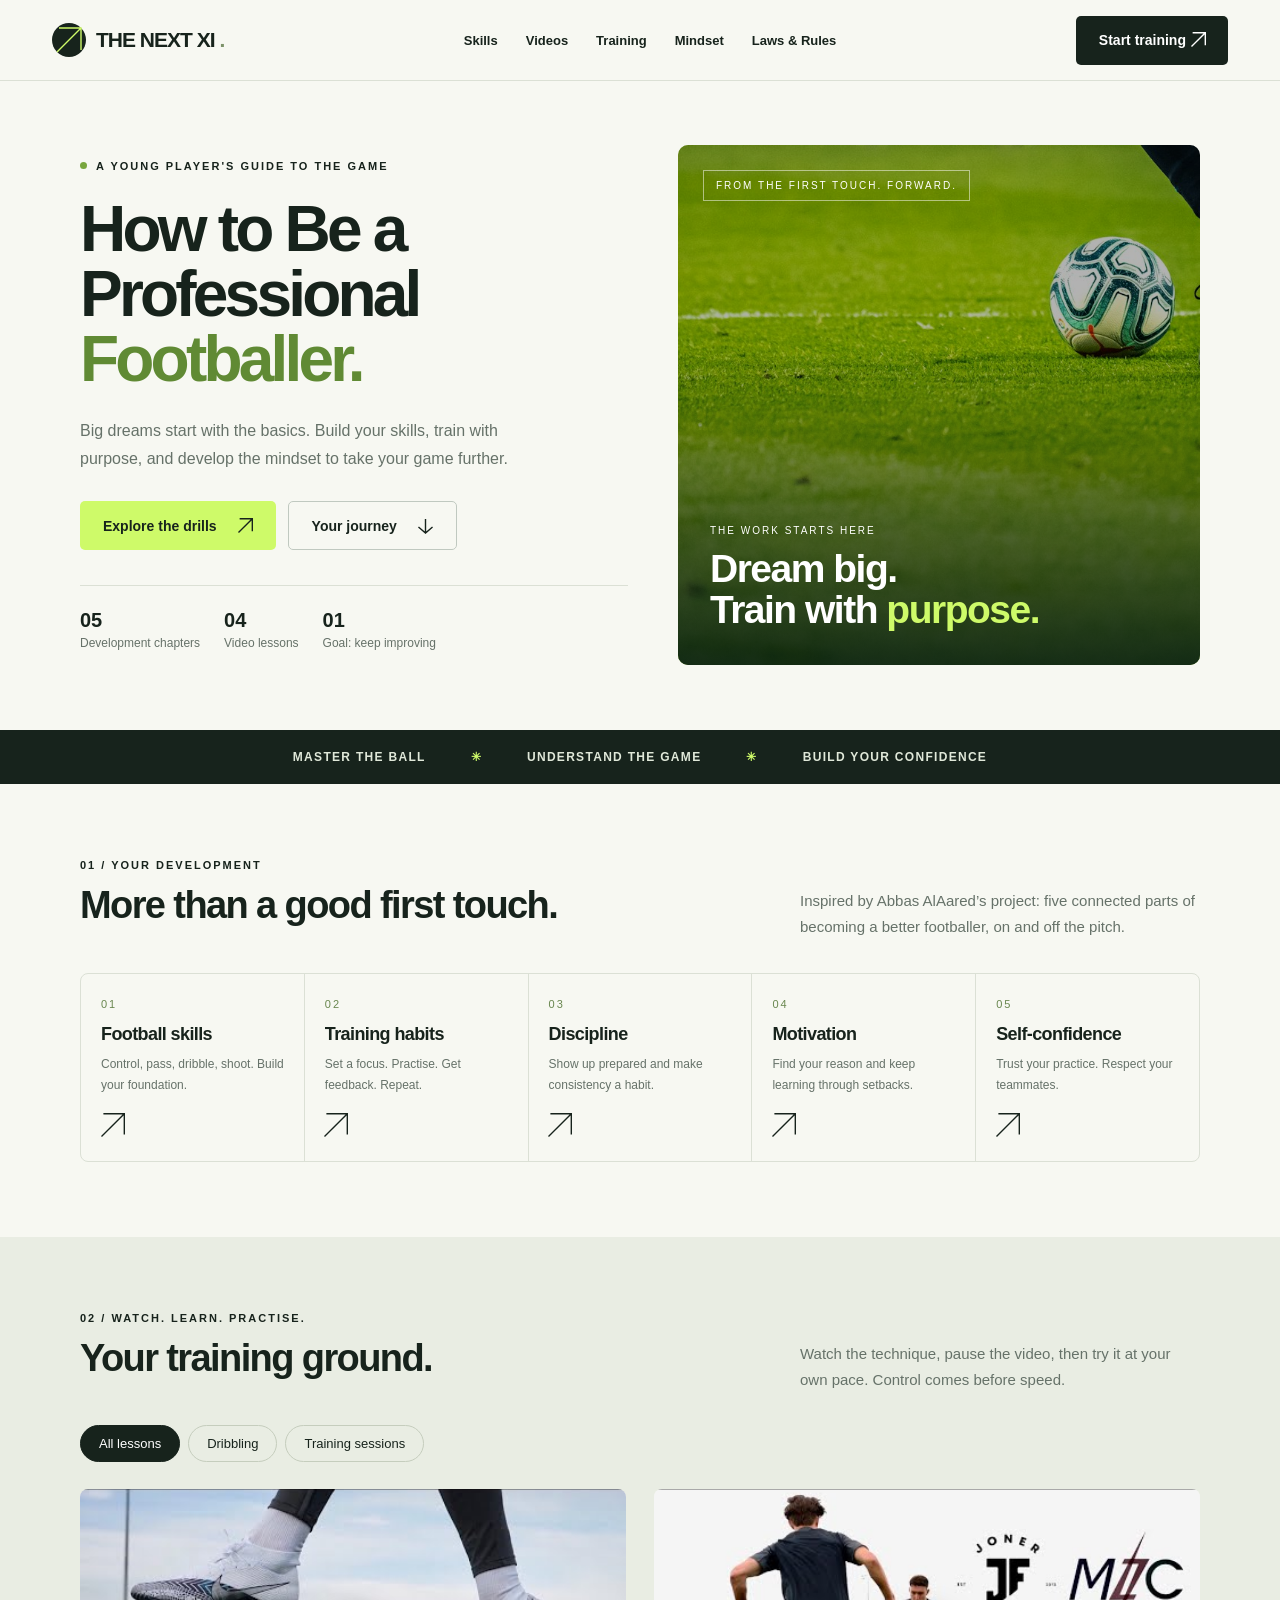
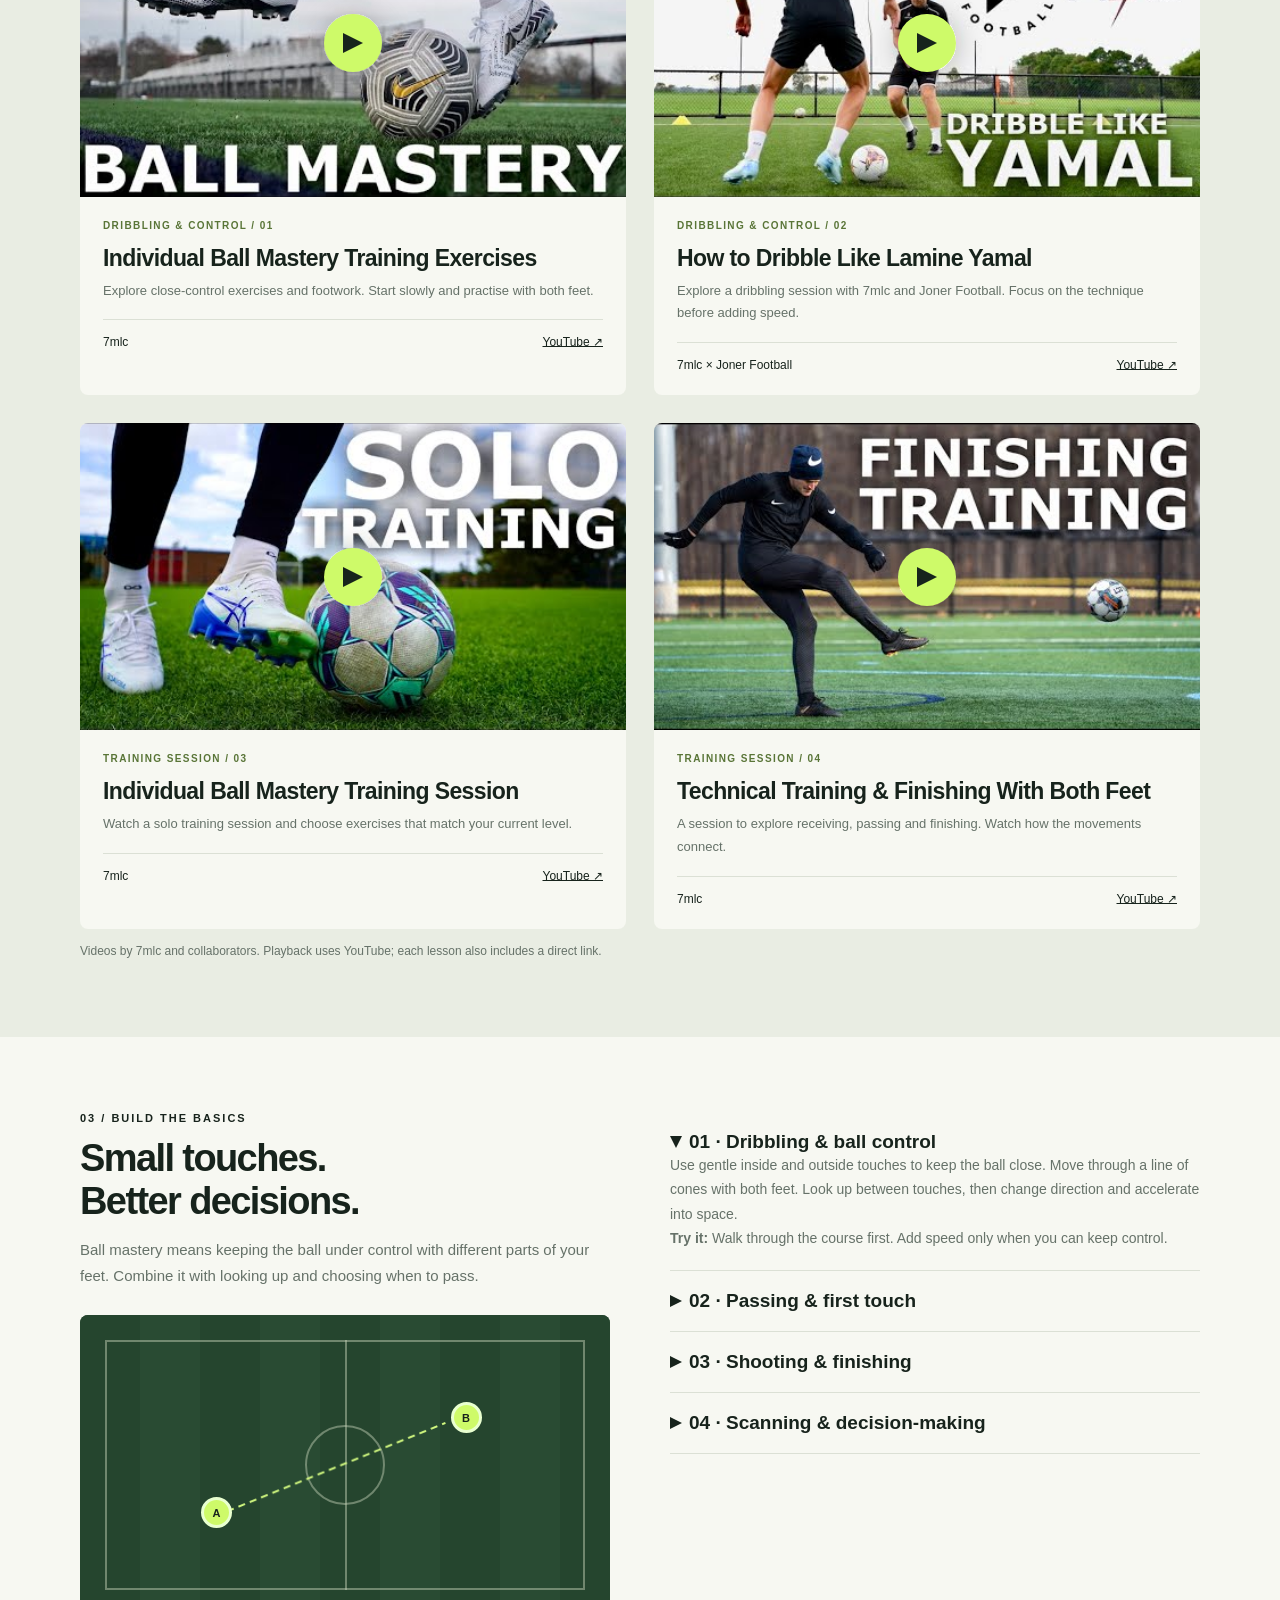
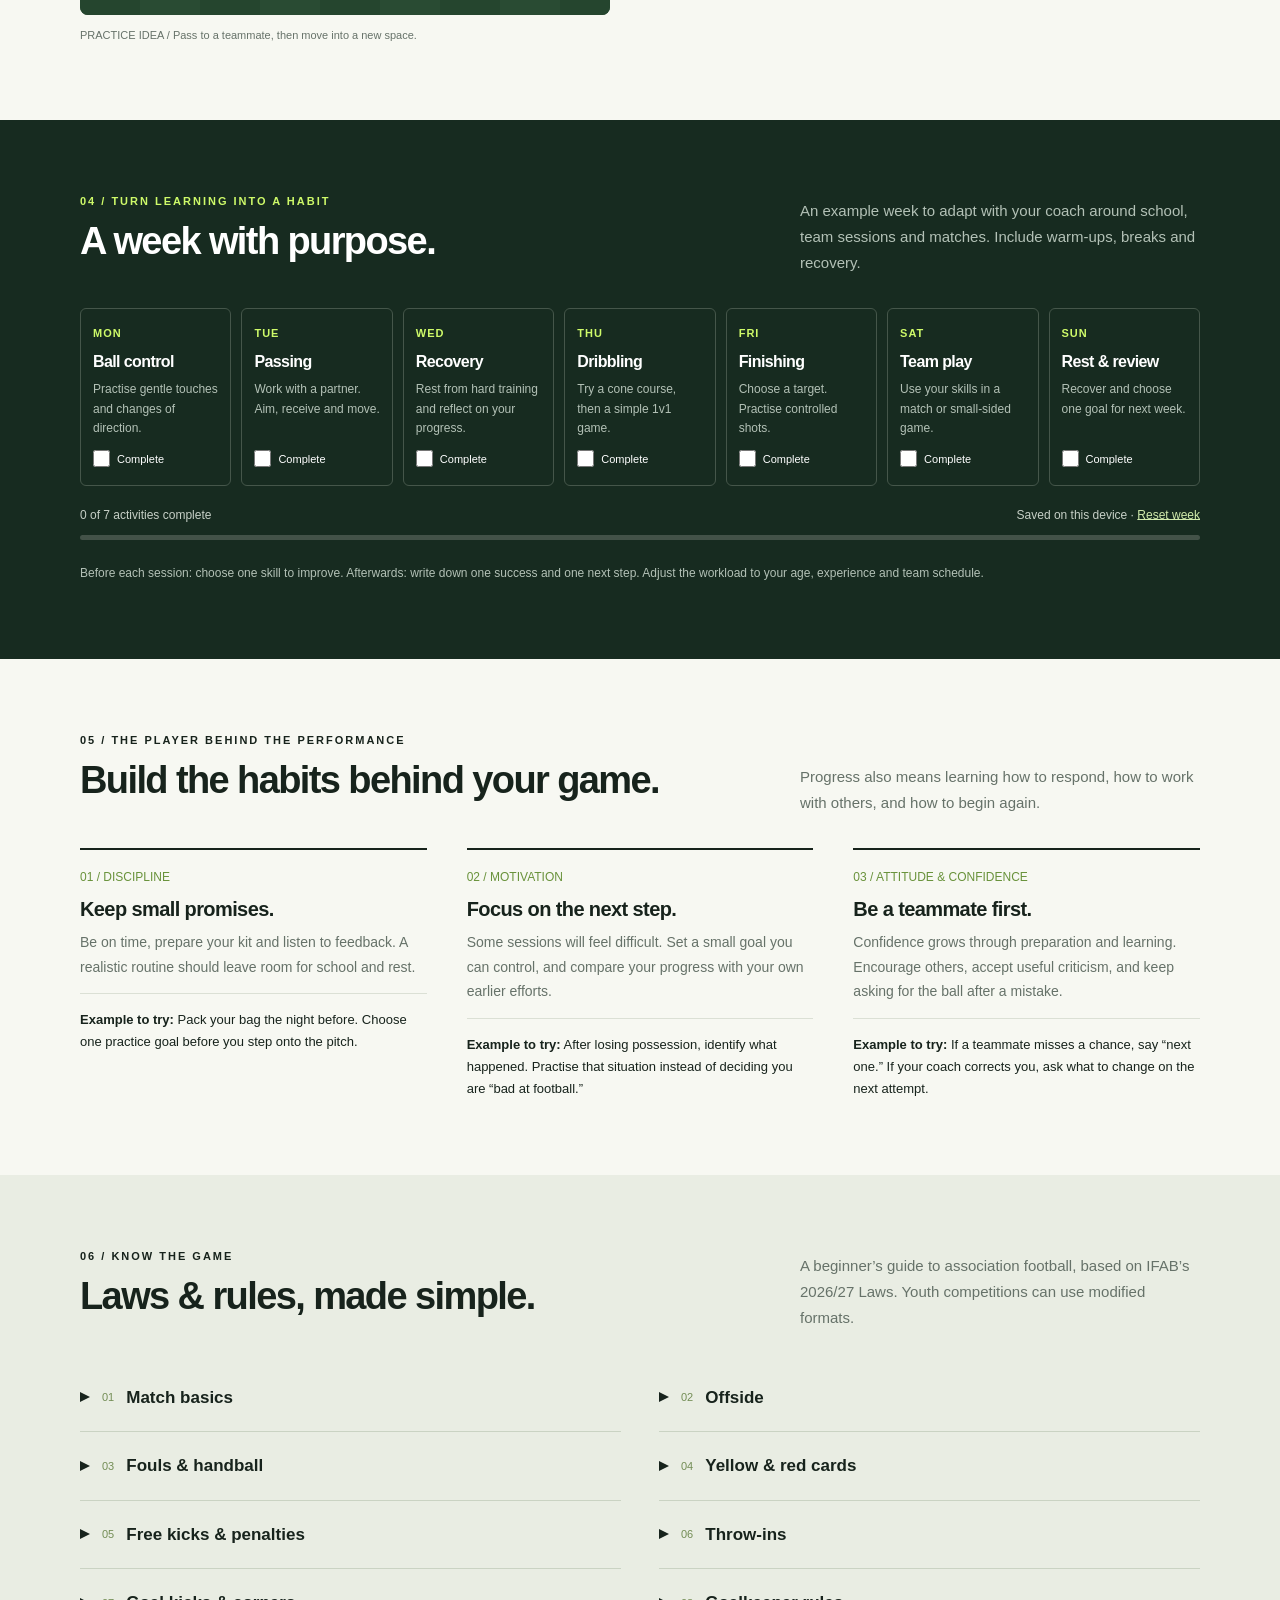
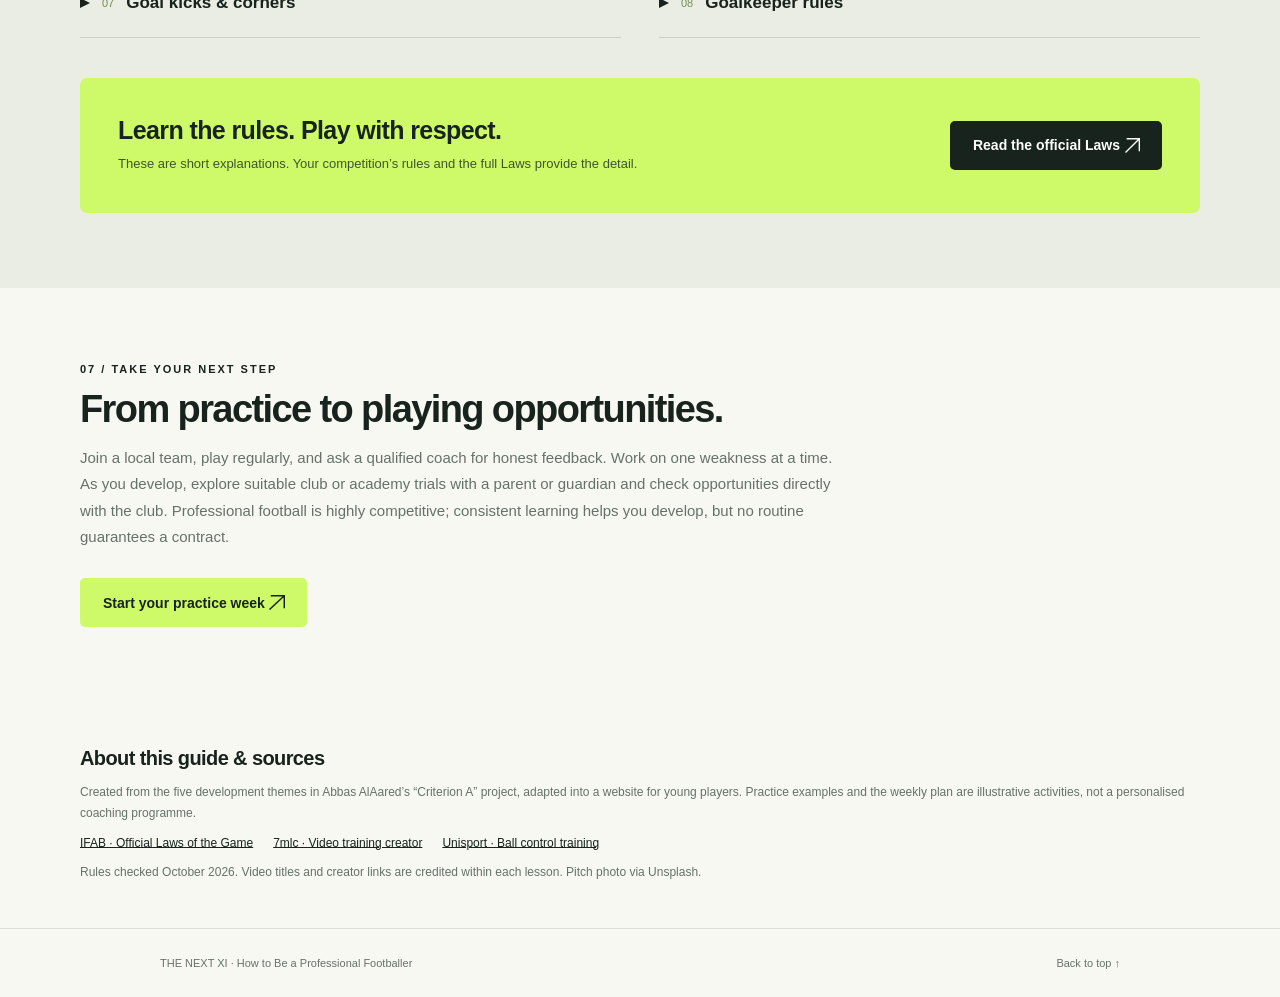
<file: index.html>
<!doctype html>
<html lang="en">
<head>
  <meta charset="utf-8">
  <meta name="viewport" content="width=device-width, initial-scale=1">
  <meta name="description" content="The Next XI is a young player’s guide to football skills, video lessons, a weekly training plan, mindset and rules.">
  <title>The Next XI | How to Be a Professional Footballer</title>
  <link rel="stylesheet" href="styles.css">
  <script defer src="site.js"></script>
</head>
<body>
<main><div class="layout-1" data-node-id="2:4560" data-name="The Next XI — How to Be a Professional Footballer" id="top">
      <div class="layout-2" data-node-id="2:4561" data-name="Welcome">
        <header class="layout-3" data-node-id="2:4562" data-name="Navigation">
          <div class="layout-4" data-node-id="2:4563" data-name="Brand">
            <div class="layout-5" data-node-id="2:4564" data-name="Badge">
              <img alt="" class="layout-6" src="assets/ae1f3.svg">
            </div>
            <p class="layout-7" data-node-id="2:4566">
              <span class="layout-8">THE NEXT XI</span>
              <span class="layout-9">.</span>
            </p>
          </div>
          <nav class="layout-10" data-node-id="2:4567" data-name="Navigation links">
            <a class="layout-11" data-node-id="2:4568" href="#skills">
              Skills
            </a>
            <a class="layout-11" data-node-id="2:4569" href="#videos">
              Videos
            </a>
            <a class="layout-11" data-node-id="2:4570" href="#training">
              Training
            </a>
            <a class="layout-11" data-node-id="2:4571" href="#mindset">
              Mindset
            </a>
            <a class="layout-11" data-node-id="2:4572" href="#rules">Laws &amp; Rules</a>
          </nav>
          <a class="layout-12" data-node-id="2:4573" data-name="Button" href="#training">
            <p class="layout-13" data-node-id="2:4574">
              Start training
            </p>
            <div class="layout-14" data-node-id="2:4575" data-name="Control glyph">
              <div class="layout-15">
                <img alt="" class="layout-16" src="assets/cca7b.svg">
              </div>
            </div>
          </a>
        </header>
        <div class="layout-17" data-node-id="2:4576" data-name="Hero">
          <div class="layout-18" data-node-id="2:4577" data-name="Hero copy">
            <div class="layout-19" data-node-id="2:4578" data-name="Section label">
              <div class="layout-20" data-node-id="2:4579" data-name="Marker">
                <img alt="" class="layout-6" src="assets/3a907.svg">
              </div>
              <p class="layout-21" data-node-id="2:4580">A young player's guide to the game</p>
            </div>
            <div class="layout-22" data-node-id="2:4581" data-name="Title spacing">
              <h1 class="layout-23" data-node-id="2:4582">
                <span class="layout-24 headline-line">How to Be a</span>
                <span class="layout-24 headline-line">Professional</span>
                <span class="layout-25 headline-line">Footballer.</span>
              </h1>
            </div>
            <div class="layout-26" data-node-id="2:4583" data-name="Lead">
              <p class="layout-27" data-node-id="2:4584">
                Big dreams start with the basics. Build your skills, train with purpose, and develop the mindset to take your game further.
              </p>
            </div>
            <div class="layout-28" data-node-id="2:4585" data-name="Hero actions">
              <a class="layout-29" data-node-id="2:4586" data-name="Button" href="#skills">
                <p class="layout-30" data-node-id="2:4587">
                  Explore the drills
                </p>
                <div class="layout-14" data-node-id="2:4588" data-name="Control glyph">
                  <div class="layout-15">
                    <img alt="" class="layout-16" src="assets/3db79.svg">
                  </div>
                </div>
              </a>
              <a class="layout-31" data-node-id="2:4589" data-name="Button" href="#journey">
                <p class="layout-30" data-node-id="2:4590">
                  Your journey
                </p>
                <div class="layout-14" data-node-id="2:4591" data-name="Control glyph">
                  <div class="layout-32">
                    <img alt="" class="layout-16" src="assets/6e085.svg">
                  </div>
                </div>
              </a>
            </div>
            <div class="layout-33" data-node-id="2:4592" data-name="Metric spacing">
              <div class="layout-34" data-node-id="2:4593" data-name="Guide metrics">
                <div class="layout-35" data-node-id="2:4594" data-name="Metric">
                  <p class="layout-36" data-node-id="2:4595">
                    05
                  </p>
                  <p class="layout-37" data-node-id="2:4596">
                    Development chapters
                  </p>
                </div>
                <div class="layout-35" data-node-id="2:4597" data-name="Metric">
                  <p class="layout-36" data-node-id="2:4598">
                    04
                  </p>
                  <p class="layout-37" data-node-id="2:4599">
                    Video lessons
                  </p>
                </div>
                <div class="layout-35" data-node-id="2:4600" data-name="Metric">
                  <p class="layout-36" data-node-id="2:4601">
                    01
                  </p>
                  <p class="layout-37" data-node-id="2:4602">
                    Goal: keep improving
                  </p>
                </div>
              </div>
            </div>
          </div>
          <div class="layout-38" data-node-id="2:4603" data-name="Football on a green pitch">
            <div class="layout-39" data-node-id="2:4604" data-name="Pitch photograph">
              <img alt="" class="layout-40" src="assets/22f98.jpg">
            </div>
            <div class="layout-41" data-node-id="2:4605" data-name="Photograph shade"></div>
            <div class="layout-42" data-node-id="2:4606" data-name="Image gradient"></div>
            <div class="layout-43" data-node-id="2:4607" data-name="Image label">
              <p class="layout-44" data-node-id="2:4608">
                FROM THE FIRST TOUCH. FORWARD.
              </p>
            </div>
            <div class="layout-45" data-node-id="2:4609" data-name="Image message">
              <p class="layout-46" data-node-id="2:4610">
                THE WORK STARTS HERE
              </p>
              <div class="layout-47" data-node-id="2:4611">
                <p class="layout-48">Dream big.</p>
                <p>
                  <span class="layout-49">Train with </span>
                  <span class="layout-50">purpose.</span>
                </p>
              </div>
            </div>
          </div>
        </div>
        <div class="layout-51" data-node-id="2:4612" data-name="Principles strip">
          <p class="layout-52" data-node-id="2:4613">
            MASTER THE BALL
          </p>
          <p class="layout-53" data-node-id="2:4614">
            ✳
          </p>
          <p class="layout-52" data-node-id="2:4615">
            UNDERSTAND THE GAME
          </p>
          <p class="layout-53" data-node-id="2:4616">
            ✳
          </p>
          <p class="layout-52" data-node-id="2:4617">
            BUILD YOUR CONFIDENCE
          </p>
        </div>
      </div>
      <div class="layout-54" data-node-id="2:4618" data-name="Your development" id="journey">
        <div class="layout-55" data-node-id="2:4619" data-name="Section introduction">
          <div class="layout-56" data-node-id="2:4620" data-name="Title group">
            <div class="layout-57" data-node-id="2:4621" data-name="Section label">
              <p class="layout-21" data-node-id="2:4622">
                01 / Your development
              </p>
            </div>
            <p class="layout-58" data-node-id="2:4623">
              More than a good first touch.
            </p>
          </div>
          <div class="layout-59" data-node-id="2:4624" data-name="Introduction">
            <p class="layout-60" data-node-id="2:4625">
              Inspired by Abbas AlAared’s project: five connected parts of becoming a better footballer, on and off the pitch.
            </p>
          </div>
        </div>
        <div class="layout-61" data-node-id="2:4626" data-name="Development chapters">
          <a class="layout-62" data-node-id="2:4627" data-name="Chapter" href="#skills">
            <p class="layout-63" data-node-id="2:4628">
              01
            </p>
            <div class="layout-64" data-node-id="2:4629" data-name="Chapter copy">
              <p class="layout-65" data-node-id="2:4630">
                Football skills
              </p>
              <p class="layout-66" data-node-id="2:4631">
                Control, pass, dribble, shoot. Build your foundation.
              </p>
            </div>
            <div class="layout-67" data-node-id="2:4632" data-name="Control glyph">
              <div class="layout-68">
                <img alt="" class="layout-16" src="assets/89f1e.svg">
              </div>
            </div>
          </a>
          <a class="layout-62" data-node-id="2:4633" data-name="Chapter" href="#training">
            <p class="layout-63" data-node-id="2:4634">
              02
            </p>
            <div class="layout-64" data-node-id="2:4635" data-name="Chapter copy">
              <p class="layout-65" data-node-id="2:4636">
                Training habits
              </p>
              <p class="layout-66" data-node-id="2:4637">
                Set a focus. Practise. Get feedback. Repeat.
              </p>
            </div>
            <div class="layout-67" data-node-id="2:4638" data-name="Control glyph">
              <div class="layout-68">
                <img alt="" class="layout-16" src="assets/89f1e.svg">
              </div>
            </div>
          </a>
          <a class="layout-62" data-node-id="2:4639" data-name="Chapter" href="#mindset">
            <p class="layout-63" data-node-id="2:4640">
              03
            </p>
            <div class="layout-64" data-node-id="2:4641" data-name="Chapter copy">
              <p class="layout-65" data-node-id="2:4642">
                Discipline
              </p>
              <p class="layout-66" data-node-id="2:4643">
                Show up prepared and make consistency a habit.
              </p>
            </div>
            <div class="layout-67" data-node-id="2:4644" data-name="Control glyph">
              <div class="layout-68">
                <img alt="" class="layout-16" src="assets/89f1e.svg">
              </div>
            </div>
          </a>
          <a class="layout-62" data-node-id="2:4645" data-name="Chapter" href="#rules">
            <p class="layout-63" data-node-id="2:4646">
              04
            </p>
            <div class="layout-64" data-node-id="2:4647" data-name="Chapter copy">
              <p class="layout-65" data-node-id="2:4648">
                Motivation
              </p>
              <p class="layout-66" data-node-id="2:4649">
                Find your reason and keep learning through setbacks.
              </p>
            </div>
            <div class="layout-67" data-node-id="2:4650" data-name="Control glyph">
              <div class="layout-68">
                <img alt="" class="layout-16" src="assets/89f1e.svg">
              </div>
            </div>
          </a>
          <a class="layout-69" data-node-id="2:4651" data-name="Chapter" href="#next">
            <p class="layout-63" data-node-id="2:4652">
              05
            </p>
            <div class="layout-64" data-node-id="2:4653" data-name="Chapter copy">
              <p class="layout-65" data-node-id="2:4654">
                Self-confidence
              </p>
              <p class="layout-66" data-node-id="2:4655">
                Trust your practice. Respect your teammates.
              </p>
            </div>
            <div class="layout-67" data-node-id="2:4656" data-name="Control glyph">
              <div class="layout-68">
                <img alt="" class="layout-16" src="assets/89f1e.svg">
              </div>
            </div>
          </a>
        </div>
      </div>
      <div class="layout-70" data-node-id="2:4657" data-name="Your training ground" id="videos">
        <div class="layout-55" data-node-id="2:4658" data-name="Section introduction">
          <div class="layout-56" data-node-id="2:4659" data-name="Title group">
            <div class="layout-57" data-node-id="2:4660" data-name="Section label">
              <p class="layout-21" data-node-id="2:4661">
                02 / Watch. Learn. Practise.
              </p>
            </div>
            <p class="layout-58" data-node-id="2:4662">
              Your training ground.
            </p>
          </div>
          <div class="layout-59" data-node-id="2:4663" data-name="Introduction">
            <p class="layout-60" data-node-id="2:4664">
              Watch the technique, pause the video, then try it at your own pace. Control comes before speed.
            </p>
          </div>
        </div>
        <div class="layout-71" data-node-id="2:4665" data-name="Lesson filters">
          <button class="layout-72" data-node-id="2:4666" data-name="Filter" type="button" data-filter="all" aria-pressed="true">
            <p class="layout-73" data-node-id="2:4667">
              All lessons
            </p>
          </button>
          <button class="layout-74" data-node-id="2:4668" data-name="Filter" type="button" data-filter="dribbling" aria-pressed="false">
            <p class="layout-75" data-node-id="2:4669">
              Dribbling
            </p>
          </button>
          <button class="layout-74" data-node-id="2:4670" data-name="Filter" type="button" data-filter="training" aria-pressed="false">
            <p class="layout-75" data-node-id="2:4671">
              Training sessions
            </p>
          </button>
        </div>
        <div class="layout-76" data-node-id="2:4672" data-name="Video lessons">
          <div class="layout-77" data-node-id="2:4673" data-name="Lesson row">
            <div class="layout-78" data-node-id="2:4674" data-name="Video lesson" data-category="dribbling">
              <a class="layout-79" data-node-id="2:4675" data-name="Video thumbnail" href="https://www.youtube.com/watch?v=vQG1y8WxaqA" aria-label="Individual Ball Mastery Training Exercises" target="_blank" rel="noopener noreferrer">
                <div class="layout-80" data-node-id="2:4676" data-name="Lesson thumbnail">
                  <img alt="" class="layout-40" src="assets/26414.jpg">
                </div>
                <div class="layout-81" data-node-id="2:4677" data-name="Play video">
                  <div class="layout-82">
                    <img alt="" class="layout-16" src="assets/1c02a.svg">
                  </div>
                </div>
              </a>
              <div class="layout-83" data-node-id="2:4679" data-name="Lesson information">
                <p class="layout-84" data-node-id="2:4680">DRIBBLING &amp; CONTROL / 01</p>
                <div class="layout-85" data-node-id="2:4681" data-name="Lesson copy">
                  <p class="layout-86" data-node-id="2:4682">
                    Individual Ball Mastery Training Exercises
                  </p>
                  <p class="layout-87" data-node-id="2:4683">
                    Explore close-control exercises and footwork. Start slowly and practise with both feet.
                  </p>
                </div>
                <div class="layout-88" data-node-id="2:4684" data-name="Lesson attribution">
                  <p class="layout-11" data-node-id="2:4685">
                    7mlc
                  </p>
                  <a class="layout-89" data-node-id="2:4686" href="https://www.youtube.com/watch?v=vQG1y8WxaqA" target="_blank" rel="noopener noreferrer">
                    YouTube ↗
                  </a>
                </div>
              </div>
            </div>
            <div class="layout-78" data-node-id="2:4687" data-name="Video lesson" data-category="dribbling">
              <a class="layout-79" data-node-id="2:4688" data-name="Video thumbnail" href="https://www.youtube.com/watch?v=J8Jp5oNPLwg" aria-label="How to Dribble Like Lamine Yamal" target="_blank" rel="noopener noreferrer">
                <div class="layout-80" data-node-id="2:4689" data-name="Lesson thumbnail">
                  <img alt="" class="layout-40" src="assets/1f234.jpg">
                </div>
                <div class="layout-81" data-node-id="2:4690" data-name="Play video">
                  <div class="layout-82">
                    <img alt="" class="layout-16" src="assets/1c02a.svg">
                  </div>
                </div>
              </a>
              <div class="layout-83" data-node-id="2:4692" data-name="Lesson information">
                <p class="layout-84" data-node-id="2:4693">DRIBBLING &amp; CONTROL / 02</p>
                <div class="layout-85" data-node-id="2:4694" data-name="Lesson copy">
                  <p class="layout-86" data-node-id="2:4695">
                    How to Dribble Like Lamine Yamal
                  </p>
                  <p class="layout-87" data-node-id="2:4696">
                    Explore a dribbling session with 7mlc and Joner Football. Focus on the technique before adding speed.
                  </p>
                </div>
                <div class="layout-88" data-node-id="2:4697" data-name="Lesson attribution">
                  <p class="layout-11" data-node-id="2:4698">
                    7mlc × Joner Football
                  </p>
                  <a class="layout-89" data-node-id="2:4699" href="https://www.youtube.com/watch?v=J8Jp5oNPLwg" target="_blank" rel="noopener noreferrer">
                    YouTube ↗
                  </a>
                </div>
              </div>
            </div>
          </div>
          <div class="layout-77" data-node-id="2:4700" data-name="Lesson row">
            <div class="layout-78" data-node-id="2:4701" data-name="Video lesson" data-category="training">
              <a class="layout-79" data-node-id="2:4702" data-name="Video thumbnail" href="https://www.youtube.com/results?search_query=Individual+Ball+Mastery+Training+Session+7mlc" aria-label="Individual Ball Mastery Training Session" target="_blank" rel="noopener noreferrer">
                <div class="layout-80" data-node-id="2:4703" data-name="Lesson thumbnail">
                  <img alt="" class="layout-40" src="assets/0e3a6.jpg">
                </div>
                <div class="layout-81" data-node-id="2:4704" data-name="Play video">
                  <div class="layout-82">
                    <img alt="" class="layout-16" src="assets/1c02a.svg">
                  </div>
                </div>
              </a>
              <div class="layout-83" data-node-id="2:4706" data-name="Lesson information">
                <p class="layout-84" data-node-id="2:4707">
                  TRAINING SESSION / 03
                </p>
                <div class="layout-85" data-node-id="2:4708" data-name="Lesson copy">
                  <p class="layout-86" data-node-id="2:4709">
                    Individual Ball Mastery Training Session
                  </p>
                  <p class="layout-87" data-node-id="2:4710">
                    Watch a solo training session and choose exercises that match your current level.
                  </p>
                </div>
                <div class="layout-88" data-node-id="2:4711" data-name="Lesson attribution">
                  <p class="layout-11" data-node-id="2:4712">
                    7mlc
                  </p>
                  <a class="layout-89" data-node-id="2:4713" href="https://www.youtube.com/results?search_query=Individual+Ball+Mastery+Training+Session+7mlc" target="_blank" rel="noopener noreferrer">
                    YouTube ↗
                  </a>
                </div>
              </div>
            </div>
            <div class="layout-78" data-node-id="2:4714" data-name="Video lesson" data-category="training">
              <a class="layout-79" data-node-id="2:4715" data-name="Video thumbnail" href="https://www.youtube.com/watch?v=dLVqO2RgP3A" aria-label="Technical Training &amp; Finishing With Both Feet" target="_blank" rel="noopener noreferrer">
                <div class="layout-80" data-node-id="2:4716" data-name="Lesson thumbnail">
                  <img alt="" class="layout-40" src="assets/8c659.jpg">
                </div>
                <div class="layout-81" data-node-id="2:4717" data-name="Play video">
                  <div class="layout-82">
                    <img alt="" class="layout-16" src="assets/1c02a.svg">
                  </div>
                </div>
              </a>
              <div class="layout-83" data-node-id="2:4719" data-name="Lesson information">
                <p class="layout-84" data-node-id="2:4720">
                  TRAINING SESSION / 04
                </p>
                <div class="layout-85" data-node-id="2:4721" data-name="Lesson copy">
                  <p class="layout-86" data-node-id="2:4722">Technical Training &amp; Finishing With Both Feet</p>
                  <p class="layout-87" data-node-id="2:4723">
                    A session to explore receiving, passing and finishing. Watch how the movements connect.
                  </p>
                </div>
                <div class="layout-88" data-node-id="2:4724" data-name="Lesson attribution">
                  <p class="layout-11" data-node-id="2:4725">
                    7mlc
                  </p>
                  <a class="layout-89" data-node-id="2:4726" href="https://www.youtube.com/watch?v=dLVqO2RgP3A" target="_blank" rel="noopener noreferrer">
                    YouTube ↗
                  </a>
                </div>
              </div>
            </div>
          </div>
        </div>
        <div class="layout-90" data-node-id="2:4727" data-name="Video credit">
          <p class="layout-91" data-node-id="2:4728">
            Videos by 7mlc and collaborators. Playback uses YouTube; each lesson also includes a direct link.
          </p>
        </div>
      </div>
      <div class="layout-92" data-node-id="2:4729" data-name="Build the basics" id="skills">
        <div class="layout-93" data-node-id="2:4730" data-name="Ball mastery">
          <div class="layout-57" data-node-id="2:4731" data-name="Section label">
            <p class="layout-21" data-node-id="2:4732">
              03 / Build the basics
            </p>
          </div>
          <div class="layout-94" data-node-id="2:4733" data-name="Skill introduction">
            <div class="layout-95" data-node-id="2:4734">
              <p class="layout-96">Small touches.</p>
              <p class="layout-97">Better decisions.</p>
            </div>
            <p class="layout-98" data-node-id="2:4735">
              Ball mastery means keeping the ball under control with different parts of your feet. Combine it with looking up and choosing when to pass.
            </p>
          </div>
          <div class="layout-99" data-node-id="2:4736" data-name="Passing practice diagram">
            <div class="layout-100" data-node-id="2:4737" data-name="Pitch stripe"></div>
            <div class="layout-101" data-node-id="2:4738" data-name="Pitch stripe"></div>
            <div class="layout-102" data-node-id="2:4739" data-name="Pitch stripe"></div>
            <div class="layout-103" data-node-id="2:4740" data-name="Pitch stripe"></div>
            <div class="layout-104" data-node-id="2:4741" data-name="Pitch stripe"></div>
            <div class="layout-105" data-node-id="2:4742" data-name="Pitch stripe"></div>
            <div class="layout-106" data-node-id="2:4743" data-name="Pitch stripe"></div>
            <div class="layout-107" data-node-id="2:4744" data-name="Pitch stripe"></div>
            <div class="layout-108" data-node-id="2:4745" data-name="Pitch stripe"></div>
            <div class="layout-109" data-node-id="2:4746" data-name="Touchlines"></div>
            <div class="layout-110" data-node-id="2:4747" data-name="Halfway line"></div>
            <div class="layout-111" data-node-id="2:4748" data-name="Centre circle">
              <img alt="" class="layout-6" src="assets/b935e.svg">
            </div>
            <div class="layout-112" data-node-id="2:4749" data-name="Pass route">
              <div class="layout-113">
                <img alt="" class="layout-16" height="89.852" src="assets/6eafa.png" width="216.755">
              </div>
            </div>
            <div class="layout-114" data-node-id="2:4750" data-name="Player">
              <p class="layout-115" data-node-id="2:4751">
                A
              </p>
            </div>
            <div class="layout-116" data-node-id="2:4752" data-name="Player">
              <p class="layout-115" data-node-id="2:4753">
                B
              </p>
            </div>
          </div>
          <div class="layout-117" data-node-id="2:4754" data-name="Practice caption">
            <p class="layout-118" data-node-id="2:4755">
              PRACTICE IDEA / Pass to a teammate, then move into a new space.
            </p>
          </div>
        </div>
        <div class="layout-119" data-node-id="2:4756" data-name="Skill accordions">
          <details class="layout-120" data-node-id="2:4757" data-name="Skill accordion" open="">
            <summary class="layout-121" data-node-id="2:4758" data-name="Accordion summary">
              <div class="layout-122" data-node-id="2:4759" data-name="Control glyph">
                <img alt="" class="layout-6" src="assets/c703b.svg">
              </div>
              <p class="layout-123" data-node-id="2:4760">01 · Dribbling &amp; ball control</p>
            </summary>
            <p class="layout-124" data-node-id="2:4761">
              Use gentle inside and outside touches to keep the ball close. Move through a line of cones with both feet. Look up between touches, then change direction and accelerate into space.
            </p>
            <p class="layout-125" data-node-id="2:4762">
              <span class="layout-126">Try it:</span>
              <span class="layout-127"> Walk through the course first. Add speed only when you can keep control.</span>
            </p>
          </details>
          <details class="layout-128" data-node-id="2:4763" data-name="Skill accordion">
            <summary class="layout-121" data-node-id="2:4764" data-name="Accordion summary">
              <div class="layout-122" data-node-id="2:4765" data-name="Control glyph">
                <img alt="" class="layout-6" src="assets/d6d98.svg">
              </div>
              <p class="layout-123" data-node-id="2:4766">02 · Passing &amp; first touch</p>
            </summary>
          <p class="accordion-copy">Pass to a wall with the inside of your foot. Receive across your body and return the ball with your other foot.</p></details>
          <details class="layout-128" data-node-id="2:4767" data-name="Skill accordion">
            <summary class="layout-121" data-node-id="2:4768" data-name="Accordion summary">
              <div class="layout-122" data-node-id="2:4769" data-name="Control glyph">
                <img alt="" class="layout-6" src="assets/d6d98.svg">
              </div>
              <p class="layout-123" data-node-id="2:4770">03 · Shooting &amp; finishing</p>
            </summary>
          <p class="accordion-copy">Aim for a corner of the goal from close range. Practise with both feet and add distance once you can hit your target consistently.</p></details>
          <details class="layout-128" data-node-id="2:4771" data-name="Skill accordion">
            <summary class="layout-121" data-node-id="2:4772" data-name="Accordion summary">
              <div class="layout-122" data-node-id="2:4773" data-name="Control glyph">
                <img alt="" class="layout-6" src="assets/d6d98.svg">
              </div>
              <p class="layout-123" data-node-id="2:4774">04 · Scanning &amp; decision-making</p>
            </summary>
          <p class="accordion-copy">Glance over your shoulder before receiving. Pick your next pass or direction before the ball reaches you.</p></details>
        </div>
      </div>
      <div class="layout-129" data-node-id="2:4775" data-name="A week with purpose" id="training">
        <div class="layout-55" data-node-id="2:4776" data-name="Section introduction">
          <div class="layout-56" data-node-id="2:4777" data-name="Title group">
            <div class="layout-57" data-node-id="2:4778" data-name="Section label">
              <p class="layout-130" data-node-id="2:4779">
                04 / Turn learning into a habit
              </p>
            </div>
            <p class="layout-131" data-node-id="2:4780">
              A week with purpose.
            </p>
          </div>
          <div class="layout-59" data-node-id="2:4781" data-name="Introduction">
            <p class="layout-132" data-node-id="2:4782">
              An example week to adapt with your coach around school, team sessions and matches. Include warm-ups, breaks and recovery.
            </p>
          </div>
        </div>
        <div class="layout-133" data-node-id="2:4783" data-name="Weekly activities">
          <div class="layout-134" data-node-id="2:4784" data-name="Day activity">
            <p class="layout-135" data-node-id="2:4785">
              MON
            </p>
            <div class="layout-136" data-node-id="2:4786" data-name="Activity title">
              <p class="layout-137" data-node-id="2:4787">
                Ball control
              </p>
            </div>
            <p class="layout-138" data-node-id="2:4788">
              Practise gentle touches and changes of direction.
            </p>
            <label class="layout-139" data-node-id="2:4789" data-name="Complete checkbox">
              <input data-node-id="2:4790" data-name="Unchecked checkbox" type="checkbox" aria-label="Ball control">
              <p class="layout-141" data-node-id="2:4791">
                Complete
              </p>
            </label>
          </div>
          <div class="layout-134" data-node-id="2:4792" data-name="Day activity">
            <p class="layout-135" data-node-id="2:4793">
              TUE
            </p>
            <div class="layout-136" data-node-id="2:4794" data-name="Activity title">
              <p class="layout-137" data-node-id="2:4795">
                Passing
              </p>
            </div>
            <p class="layout-138" data-node-id="2:4796">
              Work with a partner. Aim, receive and move.
            </p>
            <label class="layout-139" data-node-id="2:4797" data-name="Complete checkbox">
              <input data-node-id="2:4798" data-name="Unchecked checkbox" type="checkbox" aria-label="Passing">
              <p class="layout-141" data-node-id="2:4799">
                Complete
              </p>
            </label>
          </div>
          <div class="layout-134" data-node-id="2:4800" data-name="Day activity">
            <p class="layout-135" data-node-id="2:4801">
              WED
            </p>
            <div class="layout-136" data-node-id="2:4802" data-name="Activity title">
              <p class="layout-137" data-node-id="2:4803">
                Recovery
              </p>
            </div>
            <p class="layout-138" data-node-id="2:4804">
              Rest from hard training and reflect on your progress.
            </p>
            <label class="layout-139" data-node-id="2:4805" data-name="Complete checkbox">
              <input data-node-id="2:4806" data-name="Unchecked checkbox" type="checkbox" aria-label="Recovery">
              <p class="layout-141" data-node-id="2:4807">
                Complete
              </p>
            </label>
          </div>
          <div class="layout-134" data-node-id="2:4808" data-name="Day activity">
            <p class="layout-135" data-node-id="2:4809">
              THU
            </p>
            <div class="layout-136" data-node-id="2:4810" data-name="Activity title">
              <p class="layout-137" data-node-id="2:4811">
                Dribbling
              </p>
            </div>
            <p class="layout-138" data-node-id="2:4812">
              Try a cone course, then a simple 1v1 game.
            </p>
            <label class="layout-139" data-node-id="2:4813" data-name="Complete checkbox">
              <input data-node-id="2:4814" data-name="Unchecked checkbox" type="checkbox" aria-label="Dribbling">
              <p class="layout-141" data-node-id="2:4815">
                Complete
              </p>
            </label>
          </div>
          <div class="layout-134" data-node-id="2:4816" data-name="Day activity">
            <p class="layout-135" data-node-id="2:4817">
              FRI
            </p>
            <div class="layout-136" data-node-id="2:4818" data-name="Activity title">
              <p class="layout-137" data-node-id="2:4819">
                Finishing
              </p>
            </div>
            <p class="layout-138" data-node-id="2:4820">
              Choose a target. Practise controlled shots.
            </p>
            <label class="layout-139" data-node-id="2:4821" data-name="Complete checkbox">
              <input data-node-id="2:4822" data-name="Unchecked checkbox" type="checkbox" aria-label="Finishing">
              <p class="layout-141" data-node-id="2:4823">
                Complete
              </p>
            </label>
          </div>
          <div class="layout-134" data-node-id="2:4824" data-name="Day activity">
            <p class="layout-135" data-node-id="2:4825">
              SAT
            </p>
            <div class="layout-136" data-node-id="2:4826" data-name="Activity title">
              <p class="layout-137" data-node-id="2:4827">
                Team play
              </p>
            </div>
            <p class="layout-138" data-node-id="2:4828">
              Use your skills in a match or small-sided game.
            </p>
            <label class="layout-139" data-node-id="2:4829" data-name="Complete checkbox">
              <input data-node-id="2:4830" data-name="Unchecked checkbox" type="checkbox" aria-label="Team play">
              <p class="layout-141" data-node-id="2:4831">
                Complete
              </p>
            </label>
          </div>
          <div class="layout-134" data-node-id="2:4832" data-name="Day activity">
            <p class="layout-135" data-node-id="2:4833">
              SUN
            </p>
            <div class="layout-136" data-node-id="2:4834" data-name="Activity title">
              <p class="layout-137" data-node-id="2:4835">Rest &amp; review</p>
            </div>
            <p class="layout-138" data-node-id="2:4836">
              Recover and choose one goal for next week.
            </p>
            <label class="layout-139" data-node-id="2:4837" data-name="Complete checkbox">
              <input data-node-id="2:4838" data-name="Unchecked checkbox" type="checkbox" aria-label="Rest &amp; review">
              <p class="layout-141" data-node-id="2:4839">
                Complete
              </p>
            </label>
          </div>
        </div>
        <div class="layout-142" data-node-id="2:4840" data-name="Weekly progress">
          <p class="layout-143" data-node-id="2:4841" aria-live="polite">
            0 of 7 activities complete
          </p>
          <p class="layout-144" data-node-id="2:4842">
            <span class="layout-8">Saved on this device · </span>
            <button class="layout-145" type="button" id="reset-week">Reset week</button>
          </p>
        </div>
        <div class="layout-146" data-node-id="2:4843" data-name="Progress track spacing">
          <div class="layout-147" data-node-id="2:4844" data-name="Empty progress bar"><span></span></div>
        </div>
        <div class="layout-148" data-node-id="2:4845" data-name="Training guidance">
          <p class="layout-149" data-node-id="2:4846">
            Before each session: choose one skill to improve. Afterwards: write down one success and one next step. Adjust the workload to your age, experience and team schedule.
          </p>
        </div>
      </div>
      <div class="layout-54" data-node-id="2:4847" data-name="The player behind the performance" id="mindset">
        <div class="layout-55" data-node-id="2:4848" data-name="Section introduction">
          <div class="layout-56" data-node-id="2:4849" data-name="Title group">
            <div class="layout-57" data-node-id="2:4850" data-name="Section label">
              <p class="layout-21" data-node-id="2:4851">
                05 / The player behind the performance
              </p>
            </div>
            <p class="layout-58" data-node-id="2:4852">
              Build the habits behind your game.
            </p>
          </div>
          <div class="layout-59" data-node-id="2:4853" data-name="Introduction">
            <p class="layout-60" data-node-id="2:4854">
              Progress also means learning how to respond, how to work with others, and how to begin again.
            </p>
          </div>
        </div>
        <div class="layout-150" data-node-id="2:4855" data-name="Player habits">
          <div class="layout-151" data-node-id="2:4856" data-name="Habit">
            <p class="layout-152" data-node-id="2:4857">
              01 / DISCIPLINE
            </p>
            <div class="layout-153" data-node-id="2:4858" data-name="Habit introduction">
              <p class="layout-154" data-node-id="2:4859">
                Keep small promises.
              </p>
              <p class="layout-155" data-node-id="2:4860">
                Be on time, prepare your kit and listen to feedback. A realistic routine should leave room for school and rest.
              </p>
            </div>
            <div class="layout-156" data-node-id="2:4861" data-name="Practice example">
              <p class="layout-157" data-node-id="2:4862">
                <span class="layout-158">Example to try:</span>
                <span class="layout-159"> Pack your bag the night before. Choose one practice goal before you step onto the pitch.</span>
              </p>
            </div>
          </div>
          <div class="layout-151" data-node-id="2:4863" data-name="Habit">
            <p class="layout-152" data-node-id="2:4864">
              02 / MOTIVATION
            </p>
            <div class="layout-153" data-node-id="2:4865" data-name="Habit introduction">
              <p class="layout-154" data-node-id="2:4866">
                Focus on the next step.
              </p>
              <p class="layout-155" data-node-id="2:4867">
                Some sessions will feel difficult. Set a small goal you can control, and compare your progress with your own earlier efforts.
              </p>
            </div>
            <div class="layout-156" data-node-id="2:4868" data-name="Practice example">
              <p class="layout-157" data-node-id="2:4869">
                <span class="layout-158">Example to try:</span>
                <span class="layout-159"> After losing possession, identify what happened. Practise that situation instead of deciding you are “bad at football.”</span>
              </p>
            </div>
          </div>
          <div class="layout-151" data-node-id="2:4870" data-name="Habit">
            <p class="layout-152" data-node-id="2:4871">03 / ATTITUDE &amp; CONFIDENCE</p>
            <div class="layout-153" data-node-id="2:4872" data-name="Habit introduction">
              <p class="layout-154" data-node-id="2:4873">
                Be a teammate first.
              </p>
              <p class="layout-155" data-node-id="2:4874">
                Confidence grows through preparation and learning. Encourage others, accept useful criticism, and keep asking for the ball after a mistake.
              </p>
            </div>
            <div class="layout-156" data-node-id="2:4875" data-name="Practice example">
              <p class="layout-157" data-node-id="2:4876">
                <span class="layout-158">Example to try:</span>
                <span class="layout-159"> If a teammate misses a chance, say “next one.” If your coach corrects you, ask what to change on the next attempt.</span>
              </p>
            </div>
          </div>
        </div>
      </div>
      <div class="layout-70" data-node-id="2:4877" data-name="Laws and rules" id="rules">
        <div class="layout-55" data-node-id="2:4878" data-name="Section introduction">
          <div class="layout-56" data-node-id="2:4879" data-name="Title group">
            <div class="layout-57" data-node-id="2:4880" data-name="Section label">
              <p class="layout-21" data-node-id="2:4881">
                06 / Know the game
              </p>
            </div>
            <p class="layout-58" data-node-id="2:4882">Laws &amp; rules, made simple.</p>
          </div>
          <div class="layout-59" data-node-id="2:4883" data-name="Introduction">
            <p class="layout-60" data-node-id="2:4884">
              A beginner’s guide to association football, based on IFAB’s 2026/27 Laws. Youth competitions can use modified formats.
            </p>
          </div>
        </div>
        <div class="layout-160" data-node-id="2:4885" data-name="Rules accordions">
          <div class="layout-161" data-node-id="2:4886" data-name="Rules row">
            <details class="layout-162" data-node-id="2:4887" data-name="Rule accordion">
              <summary><div class="layout-163" data-node-id="2:4888" data-name="Control glyph">
                <img alt="" class="layout-6" src="assets/3885b.svg">
              </div>
              <p class="layout-164" data-node-id="2:4889">
                01
              </p>
              <p class="layout-165" data-node-id="2:4890">
                Match basics
              </p>
            </summary><p class="accordion-copy">A match is played by two teams, each with up to eleven players, including a goalkeeper.</p></details>
            <details class="layout-162" data-node-id="2:4891" data-name="Rule accordion">
              <summary><div class="layout-163" data-node-id="2:4892" data-name="Control glyph">
                <img alt="" class="layout-6" src="assets/3885b.svg">
              </div>
              <p class="layout-164" data-node-id="2:4893">
                02
              </p>
              <p class="layout-165" data-node-id="2:4894">
                Offside
              </p>
            </summary><p class="accordion-copy">Offside position only becomes an offence when a player becomes involved in active play.</p></details>
          </div>
          <div class="layout-161" data-node-id="2:4895" data-name="Rules row">
            <details class="layout-162" data-node-id="2:4896" data-name="Rule accordion">
              <summary><div class="layout-163" data-node-id="2:4897" data-name="Control glyph">
                <img alt="" class="layout-6" src="assets/3885b.svg">
              </div>
              <p class="layout-164" data-node-id="2:4898">
                03
              </p>
              <p class="layout-165" data-node-id="2:4899">Fouls &amp; handball</p>
            </summary><p class="accordion-copy">The referee awards free kicks for offences, including certain handball offences.</p></details>
            <details class="layout-162" data-node-id="2:4900" data-name="Rule accordion">
              <summary><div class="layout-163" data-node-id="2:4901" data-name="Control glyph">
                <img alt="" class="layout-6" src="assets/3885b.svg">
              </div>
              <p class="layout-164" data-node-id="2:4902">
                04
              </p>
              <p class="layout-165" data-node-id="2:4903">Yellow &amp; red cards</p>
            </summary><p class="accordion-copy">A yellow card is a caution. A red card sends the player off.</p></details>
          </div>
          <div class="layout-161" data-node-id="2:4904" data-name="Rules row">
            <details class="layout-162" data-node-id="2:4905" data-name="Rule accordion">
              <summary><div class="layout-163" data-node-id="2:4906" data-name="Control glyph">
                <img alt="" class="layout-6" src="assets/3885b.svg">
              </div>
              <p class="layout-164" data-node-id="2:4907">
                05
              </p>
              <p class="layout-165" data-node-id="2:4908">Free kicks &amp; penalties</p>
            </summary><p class="accordion-copy">A penalty is awarded for a direct-free-kick offence by a defender inside their own penalty area.</p></details>
            <details class="layout-162" data-node-id="2:4909" data-name="Rule accordion">
              <summary><div class="layout-163" data-node-id="2:4910" data-name="Control glyph">
                <img alt="" class="layout-6" src="assets/3885b.svg">
              </div>
              <p class="layout-164" data-node-id="2:4911">
                06
              </p>
              <p class="layout-165" data-node-id="2:4912">
                Throw-ins
              </p>
            </summary><p class="accordion-copy">A throw-in restarts play when the whole ball crosses the touchline.</p></details>
          </div>
          <div class="layout-161" data-node-id="2:4913" data-name="Rules row">
            <details class="layout-162" data-node-id="2:4914" data-name="Rule accordion">
              <summary><div class="layout-163" data-node-id="2:4915" data-name="Control glyph">
                <img alt="" class="layout-6" src="assets/3885b.svg">
              </div>
              <p class="layout-164" data-node-id="2:4916">
                07
              </p>
              <p class="layout-165" data-node-id="2:4917">Goal kicks &amp; corners</p>
            </summary><p class="accordion-copy">A goal kick or corner is awarded according to who last touched the ball before it crossed the goal line without a goal.</p></details>
            <details class="layout-162" data-node-id="2:4918" data-name="Rule accordion">
              <summary><div class="layout-163" data-node-id="2:4919" data-name="Control glyph">
                <img alt="" class="layout-6" src="assets/3885b.svg">
              </div>
              <p class="layout-164" data-node-id="2:4920">
                08
              </p>
              <p class="layout-165" data-node-id="2:4921">
                Goalkeeper rules
              </p>
            </summary><p class="accordion-copy">Goalkeepers may handle the ball inside their own penalty area, subject to the Laws of the Game.</p></details>
          </div>
        </div>
        <div class="layout-166" data-node-id="2:4922" data-name="Rules callout spacing">
          <div class="layout-167" data-node-id="2:4923" data-name="Respect the game">
            <div class="layout-168" data-node-id="2:4924" data-name="Callout copy">
              <p class="layout-169" data-node-id="2:4925">
                Learn the rules. Play with respect.
              </p>
              <p class="layout-170" data-node-id="2:4926">
                These are short explanations. Your competition’s rules and the full Laws provide the detail.
              </p>
            </div>
            <a class="layout-12" data-node-id="2:4927" data-name="Button" href="https://www.theifab.com/laws/latest/" target="_blank" rel="noopener noreferrer">
              <p class="layout-13" data-node-id="2:4928">
                Read the official Laws
              </p>
              <div class="layout-14" data-node-id="2:4929" data-name="Control glyph">
                <div class="layout-15">
                  <img alt="" class="layout-16" src="assets/cca7b.svg">
                </div>
              </div>
            </a>
          </div>
        </div>
      </div>
      <div class="layout-2" data-node-id="2:4930" data-name="Next steps and sources" id="next">
        <div class="layout-171" data-node-id="2:4931" data-name="Take your next step">
          <div class="layout-57" data-node-id="2:4932" data-name="Section label">
            <p class="layout-21" data-node-id="2:4933">
              07 / Take your next step
            </p>
          </div>
          <p class="layout-58" data-node-id="2:4934">
            From practice to playing opportunities.
          </p>
          <div class="layout-172" data-node-id="2:4935" data-name="Development advice">
            <p class="layout-60" data-node-id="2:4936">
              Join a local team, play regularly, and ask a qualified coach for honest feedback. Work on one weakness at a time. As you develop, explore suitable club or academy trials with a parent or guardian and check opportunities directly with the club. Professional football is highly competitive; consistent learning helps you develop, but no routine guarantees a contract.
            </p>
          </div>
          <div class="layout-173" data-node-id="2:4937" data-name="Practice action">
            <a class="layout-174" data-node-id="2:4938" data-name="Button" href="#training">
              <p class="layout-30" data-node-id="2:4939">
                Start your practice week
              </p>
              <div class="layout-14" data-node-id="2:4940" data-name="Control glyph">
                <div class="layout-15">
                  <img alt="" class="layout-16" src="assets/3db79.svg">
                </div>
              </div>
            </a>
          </div>
        </div>
        <div class="layout-175" data-node-id="2:4941" data-name="About this guide and sources">
          <p class="layout-176" data-node-id="2:4942">About this guide &amp; sources</p>
          <p class="layout-177" data-node-id="2:4943">
            Created from the five development themes in Abbas AlAared’s “Criterion A” project, adapted into a website for young players. Practice examples and the weekly plan are illustrative activities, not a personalised coaching programme.
          </p>
          <div class="layout-178" data-node-id="2:4944" data-name="Source links">
            <a class="layout-89" data-node-id="2:4945" href="https://www.theifab.com/laws/latest/" target="_blank" rel="noopener noreferrer">
              IFAB · Official Laws of the Game
            </a>
            <a class="layout-89" data-node-id="2:4946" href="https://www.youtube.com/@7mlc" target="_blank" rel="noopener noreferrer">
              7mlc · Video training creator
            </a>
            <a class="layout-89" data-node-id="2:4947" href="https://www.youtube.com/@unisport" target="_blank" rel="noopener noreferrer">
              Unisport · Ball control training
            </a>
          </div>
          <p class="layout-177" data-node-id="2:4948">
            Rules checked October 2026. Video titles and creator links are credited within each lesson. Pitch photo via Unsplash.
          </p>
        </div>
        <footer class="layout-179" data-node-id="2:4949" data-name="Footer">
          <p class="layout-11" data-node-id="2:4950">
            THE NEXT XI · How to Be a Professional Footballer
          </p>
          <a class="layout-11" data-node-id="2:4951" href="#top">
            Back to top ↑
          </a>
        </footer>
      </div>
    </div>
  </main></body>
</html>
</file>
<file: styles.css>
* { box-sizing: border-box; border: 0 solid; }
body { margin: 0; font-family: Arimo, Arial, sans-serif; background: #f7f8f2; color: #17231c; }
h1, p { margin: 0; }
a { color: inherit; text-decoration: none; }
a:hover { text-decoration: underline; }
button { font: inherit; color: inherit; background: transparent; cursor: pointer; padding: 0; }
[hidden] { display: none !important; }
.layout-1 { background-color:#f7f8f2;align-content:stretch;display:flex;flex-direction:column;align-items:flex-start;position:relative;width:100%;height:100%; }
.layout-2 { align-content:stretch;display:flex;flex-direction:column;align-items:flex-start;overflow:clip;position:relative;flex-shrink:0;width:100%; }
.layout-3 { border-color:#dbe0d5;border-bottom-width:1px;border-style:solid;align-content:stretch;display:flex;height:81px;align-items:center;justify-content:space-between;overflow:clip;padding-inline:132px;position:relative;flex-shrink:0;width:100%; }
.layout-4 { align-content:stretch;display:flex;gap:10px;align-items:center;overflow:clip;position:relative;flex-shrink:0; }
.layout-5 { position:relative;flex-shrink:0;width:34px;height:34px; }
.layout-6 { position:absolute;display:block;inset:0;max-width:none;width:100%;height:100%; }
.layout-7 { overflow-wrap:break-word;font-weight:700;line-height:0;position:relative;flex-shrink:0;color:#17231c;font-size:21px;letter-spacing:-1px;white-space:nowrap; }
.layout-8 { line-height:normal; }
.layout-9 { line-height:normal;color:#7c9269; }
.layout-10 { overflow-wrap:break-word;align-content:stretch;display:flex;font-weight:700;gap:28px;align-items:flex-start;line-height:normal;overflow:clip;position:relative;flex-shrink:0;color:#17231c;font-size:13px;white-space:nowrap; }
.layout-11 { position:relative;flex-shrink:0; }
.layout-12 { background-color:#17231c;align-content:stretch;display:flex;gap:5px;height:49px;align-items:center;justify-content:center;overflow:clip;padding-inline:23px;position:relative;border-radius:5px;flex-shrink:0; }
.layout-13 { overflow-wrap:break-word;font-weight:700;line-height:normal;position:relative;flex-shrink:0;font-size:14px;color:white;white-space:nowrap; }
.layout-14 { position:relative;flex-shrink:0;width:14px;height:14px; }
.layout-15 { position:absolute;inset:-5% -5% -3.54% -3.54%; }
.layout-16 { display:block;max-width:none;width:100%;height:100%; }
.layout-17 { align-content:stretch;display:flex;gap:50px;align-items:center;overflow:clip;padding-bottom:65px;padding-top:64px;padding-inline:160px;position:relative;flex-shrink:0;width:100%; }
.layout-18 { align-content:stretch;display:flex;flex-direction:column;align-items:flex-start;overflow:clip;position:relative;flex-shrink:0;width:548px; }
.layout-19 { align-content:stretch;display:flex;gap:9px;align-items:center;overflow:clip;position:relative;flex-shrink:0; }
.layout-20 { position:relative;flex-shrink:0;width:7px;height:7px; }
.layout-21 { overflow-wrap:break-word;font-weight:700;line-height:normal;position:relative;flex-shrink:0;color:#17231c;font-size:11px;letter-spacing:2px;text-transform:uppercase;white-space:nowrap; }
.layout-22 { align-content:stretch;display:flex;flex-direction:column;align-items:flex-start;overflow:clip;padding-block:25px;position:relative;flex-shrink:0;width:100%; }
.layout-23 { overflow-wrap:break-word;font-weight:700;line-height:0;position:relative;flex-shrink:0;color:#17231c;font-size:72px;letter-spacing:-3.8px;width:100%; }
.layout-24 { line-height:1.02;margin-bottom:0; }
.layout-25 { line-height:1.02;color:#608a34; }
.layout-26 { align-content:stretch;display:flex;flex-direction:column;align-items:flex-start;overflow:clip;position:relative;flex-shrink:0;width:430px; }
.layout-27 { overflow-wrap:break-word;font-weight:400;line-height:1.75;position:relative;flex-shrink:0;color:#667269;font-size:16px;width:100%; }
.layout-28 { align-content:stretch;display:flex;gap:12px;align-items:flex-start;overflow:clip;padding-top:28px;position:relative;flex-shrink:0; }
.layout-29 { background-color:#cefa69;align-content:stretch;display:flex;gap:22px;height:49px;align-items:center;justify-content:center;overflow:clip;padding-inline:23px;position:relative;border-radius:5px;flex-shrink:0; }
.layout-30 { overflow-wrap:break-word;font-weight:700;line-height:normal;position:relative;flex-shrink:0;color:#17231c;font-size:14px;white-space:nowrap; }
.layout-31 { border-width:1px;border-color:#c0c9c0;border-style:solid;align-content:stretch;display:flex;gap:22px;height:49px;align-items:center;justify-content:center;overflow:clip;padding-inline:23px;position:relative;border-radius:5px;flex-shrink:0; }
.layout-32 { position:absolute;inset:0 -3.25% -6.59% -3.25%; }
.layout-33 { align-content:stretch;display:flex;flex-direction:column;align-items:flex-start;overflow:clip;padding-top:35px;position:relative;flex-shrink:0;width:100%; }
.layout-34 { overflow-wrap:break-word;border-color:#dbe0d5;border-style:solid;border-top-width:1px;align-content:stretch;display:flex;gap:24px;align-items:flex-start;line-height:normal;overflow:clip;padding-top:23px;position:relative;flex-shrink:0;width:100%;white-space:nowrap; }
.layout-35 { align-content:stretch;display:flex;flex-direction:column;gap:4px;align-items:flex-start;overflow:clip;position:relative;flex-shrink:0; }
.layout-36 { font-weight:700;position:relative;flex-shrink:0;color:#17231c;font-size:20px; }
.layout-37 { font-weight:400;position:relative;flex-shrink:0;color:#667269;font-size:12px; }
.layout-38 { align-content:stretch;display:flex;flex-direction:column;height:520px;align-items:flex-start;overflow:clip;position:relative;border-radius:10px;flex-shrink:0;width:522px; }
.layout-39 { position:absolute;height:520px;left:0;top:0;width:522px; }
.layout-40 { position:absolute;inset:0;max-width:none;object-fit:cover;pointer-events:none;width:100%;height:100%; }
.layout-41 { position:absolute;background-color:rgba(0,0,0,0.3);height:520px;left:0;top:0;width:522px; }
.layout-42 { position:absolute;background-image:linear-gradient(to bottom,rgba(7,29,19,0) 40%,rgba(7,29,19,.85));height:520px;left:0;top:0;width:522px; }
.layout-43 { position:absolute;border-width:1px;border-color:rgba(255,255,255,0.5);border-style:solid;align-content:stretch;display:flex;align-items:flex-start;left:25px;overflow:clip;padding-inline:12px;padding-block:9px;top:25px; }
.layout-44 { overflow-wrap:break-word;font-weight:400;line-height:normal;position:relative;flex-shrink:0;font-size:10px;color:white;letter-spacing:2px;white-space:nowrap; }
.layout-45 { overflow-wrap:break-word;position:absolute;bottom:34px;align-content:stretch;display:flex;flex-direction:column;gap:13px;align-items:flex-start;left:32px;overflow:clip;color:white;width:458px; }
.layout-46 { font-weight:400;line-height:normal;position:relative;flex-shrink:0;font-size:10px;letter-spacing:2px;white-space:nowrap; }
.layout-47 { font-weight:700;line-height:0;min-width:100%;position:relative;flex-shrink:0;font-size:39px;letter-spacing:-1.5px;width:min-content; }
.layout-48 { line-height:1.05;margin-bottom:0; }
.layout-49 { line-height:1.05; }
.layout-50 { line-height:1.05;color:#cefa69; }
.layout-51 { overflow-wrap:break-word;background-color:#17231c;align-content:stretch;display:flex;font-weight:700;gap:45px;align-items:center;justify-content:center;line-height:normal;overflow:clip;padding:20px;position:relative;flex-shrink:0;font-size:12px;letter-spacing:1.3px;width:100%;white-space:nowrap; }
.layout-52 { position:relative;flex-shrink:0;color:#e0e8d9; }
.layout-53 { position:relative;flex-shrink:0;color:#cefa69; }
.layout-54 { align-content:stretch;display:flex;flex-direction:column;gap:32px;align-items:flex-start;overflow:clip;padding-inline:160px;padding-block:75px;position:relative;flex-shrink:0;width:100%; }
.layout-55 { align-content:stretch;display:flex;gap:25px;align-items:flex-end;overflow:clip;position:relative;flex-shrink:0;width:100%; }
.layout-56 { align-content:stretch;display:flex;flex:1 0 0;flex-direction:column;gap:13px;align-items:flex-start;min-width:1px;overflow:clip;padding-bottom:13px;position:relative; }
.layout-57 { align-content:stretch;display:flex;align-items:center;overflow:clip;position:relative;flex-shrink:0; }
.layout-58 { overflow-wrap:break-word;font-weight:700;line-height:1.15;min-width:100%;position:relative;flex-shrink:0;color:#17231c;font-size:38px;letter-spacing:-1.6px;width:min-content; }
.layout-59 { align-content:stretch;display:flex;flex-direction:column;align-items:flex-start;overflow:clip;position:relative;flex-shrink:0;width:400px; }
.layout-60 { overflow-wrap:break-word;font-weight:400;line-height:1.75;position:relative;flex-shrink:0;color:#667269;font-size:15px;width:100%; }
.layout-61 { border-width:1px;border-color:#dbe0d5;border-style:solid;align-content:stretch;display:flex;align-items:flex-start;overflow:clip;position:relative;border-radius:8px;flex-shrink:0;width:100%; }
.layout-62 { border-color:#dbe0d5;border-right-width:1px;border-style:solid;align-content:stretch;display:flex;flex:1 0 0;flex-direction:column;align-items:flex-start;min-width:1px;overflow:clip;padding-inline:20px;padding-block:24px;position:relative;align-self:stretch; }
.layout-63 { overflow-wrap:break-word;font-weight:400;line-height:normal;position:relative;flex-shrink:0;color:#69874f;font-size:11px;letter-spacing:2px;white-space:nowrap; }
.layout-64 { overflow-wrap:break-word;align-content:stretch;display:flex;flex-direction:column;gap:9px;align-items:flex-start;overflow:clip;padding-bottom:18px;padding-top:14px;position:relative;flex-shrink:0;width:100%; }
.layout-65 { font-weight:700;line-height:normal;position:relative;flex-shrink:0;color:#17231c;font-size:18px;letter-spacing:-0.6px;width:100%; }
.layout-66 { font-weight:400;line-height:1.75;position:relative;flex-shrink:0;color:#667269;font-size:12px;width:100%; }
.layout-67 { position:relative;flex-shrink:0;width:23px;height:23px; }
.layout-68 { position:absolute;inset:-3.04% -3.04% -2.15% -2.15%; }
.layout-69 { border-width:0px;border-color:#dbe0d5;border-style:solid;align-content:stretch;display:flex;flex:1 0 0;flex-direction:column;align-items:flex-start;min-width:1px;overflow:clip;padding-inline:20px;padding-block:24px;position:relative;align-self:stretch; }
.layout-70 { background-color:#e9ede3;align-content:stretch;display:flex;flex-direction:column;align-items:flex-start;overflow:clip;padding-inline:160px;padding-block:75px;position:relative;flex-shrink:0;width:100%; }
.layout-71 { align-content:stretch;display:flex;gap:8px;align-items:flex-start;overflow:clip;padding-bottom:27px;padding-top:32px;position:relative;flex-shrink:0; }
.layout-72 { background-color:#17231c;border-width:1px;border-color:#17231c;border-style:solid;align-content:stretch;display:flex;align-items:flex-start;overflow:clip;padding-inline:18px;padding-block:10px;position:relative;border-radius:30px;flex-shrink:0; }
.layout-73 { overflow-wrap:break-word;font-weight:400;line-height:normal;position:relative;flex-shrink:0;font-size:13px;color:white;white-space:nowrap; }
.layout-74 { background-color:rgba(0,0,0,0);border-width:1px;border-color:#c5cdbd;border-style:solid;align-content:stretch;display:flex;align-items:flex-start;overflow:clip;padding-inline:18px;padding-block:10px;position:relative;border-radius:30px;flex-shrink:0; }
.layout-75 { overflow-wrap:break-word;font-weight:400;line-height:normal;position:relative;flex-shrink:0;color:#17231c;font-size:13px;white-space:nowrap; }
.layout-76 { align-content:stretch;display:flex;flex-direction:column;gap:28px;align-items:flex-start;overflow:clip;position:relative;flex-shrink:0;width:100%; }
.layout-77 { align-content:stretch;display:flex;gap:28px;align-items:flex-start;overflow:clip;position:relative;flex-shrink:0;width:100%; }
.layout-78 { background-color:#f7f8f2;align-content:stretch;display:flex;flex:1 0 0;flex-direction:column;align-items:flex-start;min-width:1px;overflow:clip;position:relative;border-radius:8px;align-self:stretch; }
.layout-79 { align-content:stretch;display:flex;flex-direction:column;height:307.125px;align-items:center;justify-content:center;overflow:clip;position:relative;flex-shrink:0;width:100%; }
.layout-80 { position:absolute;height:307.125px;left:0;top:0;width:546px; }
.layout-81 { position:relative;flex-shrink:0;width:58px;height:58px; }
.layout-82 { position:absolute;inset:-48.28% -51.72% -55.17% -51.72%; }
.layout-83 { overflow-wrap:break-word;align-content:stretch;display:flex;flex-direction:column;align-items:flex-start;overflow:clip;padding:23px;position:relative;flex-shrink:0;width:100%; }
.layout-84 { font-weight:700;line-height:normal;position:relative;flex-shrink:0;color:#597537;font-size:10px;letter-spacing:1.4px;white-space:nowrap; }
.layout-85 { align-content:stretch;display:flex;flex-direction:column;gap:8px;align-items:flex-start;overflow:clip;padding-bottom:17px;padding-top:14px;position:relative;flex-shrink:0;width:100%; }
.layout-86 { font-weight:700;line-height:normal;position:relative;flex-shrink:0;color:#17231c;font-size:23px;letter-spacing:-0.6px;width:100%; }
.layout-87 { font-weight:400;line-height:1.75;position:relative;flex-shrink:0;color:#667269;font-size:13px;width:100%; }
.layout-88 { border-color:#dbe0d5;border-style:solid;border-top-width:1px;align-content:stretch;display:flex;font-weight:400;align-items:flex-start;justify-content:space-between;line-height:normal;overflow:clip;padding-top:15px;position:relative;flex-shrink:0;color:#17231c;font-size:12px;width:100%;white-space:nowrap; }
.layout-89 { text-underline-position:from-font;position:relative;flex-shrink:0;text-decoration:underline; }
.layout-90 { align-content:stretch;display:flex;flex-direction:column;align-items:flex-start;overflow:clip;padding-top:12px;position:relative;flex-shrink:0;width:100%; }
.layout-91 { overflow-wrap:break-word;font-weight:400;line-height:1.75;position:relative;flex-shrink:0;color:#667269;font-size:12px;width:100%; }
.layout-92 { align-content:stretch;display:flex;gap:60px;align-items:flex-start;overflow:clip;padding-inline:160px;padding-block:75px;position:relative;flex-shrink:0;width:100%; }
.layout-93 { align-content:stretch;display:flex;flex-direction:column;align-items:flex-start;overflow:clip;position:relative;flex-shrink:0;width:530px; }
.layout-94 { overflow-wrap:break-word;align-content:stretch;display:flex;flex-direction:column;gap:13px;align-items:flex-start;overflow:clip;padding-bottom:25px;padding-top:13px;position:relative;flex-shrink:0;width:100%; }
.layout-95 { font-weight:700;line-height:0;position:relative;flex-shrink:0;color:#17231c;font-size:38px;letter-spacing:-1.6px;width:100%; }
.layout-96 { line-height:1.15;margin-bottom:0; }
.layout-97 { line-height:1.15; }
.layout-98 { font-weight:400;line-height:1.75;position:relative;flex-shrink:0;color:#667269;font-size:15px;width:100%; }
.layout-99 { background-color:#25452e;align-content:stretch;display:flex;flex-direction:column;height:300px;align-items:flex-start;overflow:clip;position:relative;border-radius:8px;flex-shrink:0;width:100%; }
.layout-100 { position:absolute;background-color:#25452e;height:300px;left:0;top:0;width:60px; }
.layout-101 { position:absolute;background-color:#294b33;height:300px;left:60px;top:0;width:60px; }
.layout-102 { position:absolute;background-color:#25452e;height:300px;left:120px;top:0;width:60px; }
.layout-103 { position:absolute;background-color:#294b33;height:300px;left:180px;top:0;width:60px; }
.layout-104 { position:absolute;background-color:#25452e;height:300px;left:240px;top:0;width:60px; }
.layout-105 { position:absolute;background-color:#294b33;height:300px;left:300px;top:0;width:60px; }
.layout-106 { position:absolute;background-color:#25452e;height:300px;left:360px;top:0;width:60px; }
.layout-107 { position:absolute;background-color:#294b33;height:300px;left:420px;top:0;width:60px; }
.layout-108 { position:absolute;background-color:#25452e;height:300px;left:480px;top:0;width:60px; }
.layout-109 { position:absolute;border-width:2px;border-color:rgba(196,208,183,0.47);border-style:solid;height:250px;left:25px;top:25px;width:480px; }
.layout-110 { position:absolute;background-color:rgba(196,208,183,0.47);height:250px;left:265px;top:25px;width:2px; }
.layout-111 { position:absolute;left:225px;width:80px;height:80px;top:110px; }
.layout-112 { position:absolute;height:88px;left:150px;top:108px;width:216px; }
.layout-113 { position:absolute;inset:-1.05% -0.17%; }
.layout-114 { position:absolute;background-color:#cefa69;border-width:3px;border-color:#e9ffd0;border-style:solid;align-content:stretch;display:flex;align-items:center;justify-content:center;left:121px;overflow:clip;border-radius:16777200px;width:31px;height:31px;top:182.5px; }
.layout-115 { overflow-wrap:break-word;font-weight:700;line-height:normal;position:relative;flex-shrink:0;color:#17231c;font-size:11px;white-space:nowrap; }
.layout-116 { position:absolute;background-color:#cefa69;border-width:3px;border-color:#e9ffd0;border-style:solid;align-content:stretch;display:flex;align-items:center;justify-content:center;left:370.6px;overflow:clip;border-radius:16777200px;width:31px;height:31px;top:87.5px; }
.layout-117 { align-content:stretch;display:flex;flex-direction:column;align-items:flex-start;overflow:clip;padding-top:11px;position:relative;flex-shrink:0;width:100%; }
.layout-118 { overflow-wrap:break-word;font-weight:400;line-height:1.75;position:relative;flex-shrink:0;color:#667269;font-size:11px;width:100%; }
.layout-119 { align-content:stretch;display:flex;flex:1 0 0;flex-direction:column;align-items:flex-start;min-width:1px;overflow:clip;position:relative; }
.layout-120 { border-color:#dbe0d5;border-bottom-width:1px;border-style:solid;align-content:stretch;display:flex;flex-direction:column;gap:14px;align-items:flex-start;overflow:clip;padding-block:19px;position:relative;flex-shrink:0;width:100%; }
.layout-121 { align-content:stretch;display:flex;gap:7px;align-items:center;overflow:clip;position:relative;flex-shrink:0;width:100%; }
.layout-122 { position:relative;flex-shrink:0;width:12px;height:12px; }
.layout-123 { overflow-wrap:break-word;flex:1 0 0;font-weight:700;line-height:normal;min-width:1px;position:relative;color:#17231c;font-size:19px; }
.layout-124 { overflow-wrap:break-word;font-weight:400;line-height:1.75;position:relative;flex-shrink:0;color:#667269;font-size:14px;width:100%; }
.layout-125 { overflow-wrap:break-word;font-weight:400;line-height:0;position:relative;flex-shrink:0;color:#667269;font-size:14px;width:100%; }
.layout-126 { font-weight:700;line-height:1.75; }
.layout-127 { line-height:1.75; }
.layout-128 { border-color:#dbe0d5;border-bottom-width:1px;border-style:solid;align-content:stretch;display:flex;flex-direction:column;align-items:flex-start;overflow:clip;padding-block:19px;position:relative;flex-shrink:0;width:100%; }
.layout-129 { background-color:#172b20;align-content:stretch;display:flex;flex-direction:column;align-items:flex-start;overflow:clip;padding-inline:160px;padding-block:75px;position:relative;flex-shrink:0;width:100%; }
.layout-130 { overflow-wrap:break-word;font-weight:700;line-height:normal;position:relative;flex-shrink:0;color:#cefa69;font-size:11px;letter-spacing:2px;text-transform:uppercase;white-space:nowrap; }
.layout-131 { overflow-wrap:break-word;font-weight:700;line-height:1.15;min-width:100%;position:relative;flex-shrink:0;font-size:38px;color:white;letter-spacing:-1.6px;width:min-content; }
.layout-132 { overflow-wrap:break-word;font-weight:400;line-height:1.75;position:relative;flex-shrink:0;color:#b3c1b6;font-size:15px;width:100%; }
.layout-133 { align-content:stretch;display:flex;gap:10px;align-items:flex-start;overflow:clip;padding-top:32px;position:relative;flex-shrink:0;width:100%; }
.layout-134 { border-width:1px;border-color:#45564a;border-style:solid;align-content:stretch;display:flex;flex:1 0 0;flex-direction:column;align-items:flex-start;min-width:1px;overflow:clip;padding-inline:12px;padding-block:18px;position:relative;border-radius:6px;align-self:stretch; }
.layout-135 { overflow-wrap:break-word;font-weight:700;line-height:normal;position:relative;flex-shrink:0;color:#cefa69;font-size:11px;letter-spacing:1px;white-space:nowrap; }
.layout-136 { align-content:stretch;display:flex;flex-direction:column;align-items:flex-start;min-height:37px;overflow:clip;padding-bottom:9px;padding-top:14px;position:relative;flex-shrink:0;width:100%; }
.layout-137 { overflow-wrap:break-word;font-weight:700;line-height:normal;position:relative;flex-shrink:0;font-size:16px;color:white;letter-spacing:-0.6px;width:100%; }
.layout-138 { overflow-wrap:break-word;font-weight:400;line-height:1.6;min-height:58px;min-width:100%;position:relative;flex-shrink:0;color:#b3c1b6;font-size:12px;width:min-content; }
.layout-139 { align-content:stretch;display:flex;gap:7px;align-items:center;overflow:clip;padding-top:12px;position:relative;flex-shrink:0; }
.layout-140 { background-color:white;border-width:1px;border-color:#b9b9b9;border-style:solid;position:relative;border-radius:2px;flex-shrink:0;width:17px;height:17px; }
.layout-141 { overflow-wrap:break-word;font-weight:400;line-height:normal;position:relative;flex-shrink:0;font-size:11px;color:white;white-space:nowrap; }
.layout-142 { overflow-wrap:break-word;align-content:stretch;display:flex;font-weight:400;align-items:flex-start;justify-content:space-between;overflow:clip;padding-top:22px;position:relative;flex-shrink:0;color:#c7d0c7;font-size:12px;width:100%;white-space:nowrap; }
.layout-143 { line-height:normal;position:relative;flex-shrink:0; }
.layout-144 { line-height:0;position:relative;flex-shrink:0; }
.layout-145 { text-decoration-skip-ink:none;text-underline-position:from-font;line-height:normal;color:#d1ebac;text-decoration:underline; }
.layout-146 { align-content:stretch;display:flex;flex-direction:column;align-items:flex-start;overflow:clip;padding-top:13px;position:relative;flex-shrink:0;width:100%; }
.layout-147 { background-color:#435248;height:5px;position:relative;border-radius:10px;flex-shrink:0;width:100%; }
.layout-148 { align-content:stretch;display:flex;flex-direction:column;align-items:flex-start;overflow:clip;padding-top:23px;position:relative;flex-shrink:0;width:100%; }
.layout-149 { overflow-wrap:break-word;font-weight:400;line-height:1.75;position:relative;flex-shrink:0;color:#b3c1b6;font-size:12px;width:100%; }
.layout-150 { align-content:stretch;display:flex;gap:40px;align-items:flex-start;overflow:clip;position:relative;flex-shrink:0;width:100%; }
.layout-151 { border-color:#17231c;border-style:solid;border-top-width:2px;align-content:stretch;display:flex;flex:1 0 0;flex-direction:column;align-items:flex-start;min-width:1px;overflow:clip;padding-top:20px;position:relative; }
.layout-152 { overflow-wrap:break-word;font-weight:400;line-height:normal;position:relative;flex-shrink:0;color:#69923b;font-size:12px;white-space:nowrap; }
.layout-153 { overflow-wrap:break-word;align-content:stretch;display:flex;flex-direction:column;gap:9px;align-items:flex-start;overflow:clip;padding-block:14px;position:relative;flex-shrink:0;width:100%; }
.layout-154 { font-weight:700;line-height:normal;position:relative;flex-shrink:0;color:#17231c;font-size:20px;letter-spacing:-0.6px;width:100%; }
.layout-155 { font-weight:400;line-height:1.75;position:relative;flex-shrink:0;color:#667269;font-size:14px;width:100%; }
.layout-156 { border-color:#dbe0d5;border-style:solid;border-top-width:1px;align-content:stretch;display:flex;flex-direction:column;align-items:flex-start;overflow:clip;padding-top:15px;position:relative;flex-shrink:0;width:100%; }
.layout-157 { overflow-wrap:break-word;font-weight:400;line-height:0;position:relative;flex-shrink:0;color:#17231c;font-size:13px;width:100%; }
.layout-158 { font-weight:700;line-height:1.7; }
.layout-159 { line-height:1.7; }
.layout-160 { align-content:stretch;display:flex;flex-direction:column;align-items:flex-start;overflow:clip;padding-top:32px;position:relative;flex-shrink:0;width:100%; }
.layout-161 { align-content:stretch;display:flex;gap:38px;align-items:flex-start;overflow:clip;position:relative;flex-shrink:0;width:100%; }
.layout-162 { border-color:#cad3c3;border-bottom-width:1px;border-style:solid;align-content:stretch;display:flex;flex:1 0 0;gap:12px;align-items:center;min-width:1px;overflow:clip;padding-block:21px;position:relative; }
.layout-163 { position:relative;flex-shrink:0;width:10px;height:10px; }
.layout-164 { overflow-wrap:break-word;font-weight:400;line-height:normal;position:relative;flex-shrink:0;color:#738d55;font-size:11px;white-space:nowrap; }
.layout-165 { overflow-wrap:break-word;font-weight:700;line-height:1.5;position:relative;flex-shrink:0;color:#17231c;font-size:17px;white-space:nowrap; }
.layout-166 { align-content:stretch;display:flex;flex-direction:column;align-items:flex-start;overflow:clip;padding-top:40px;position:relative;flex-shrink:0;width:100%; }
.layout-167 { background-color:#cefa69;align-content:stretch;display:flex;gap:25px;align-items:center;overflow:clip;padding:38px;position:relative;border-radius:7px;flex-shrink:0;width:100%; }
.layout-168 { overflow-wrap:break-word;align-content:stretch;display:flex;flex:1 0 0;flex-direction:column;gap:8px;align-items:flex-start;min-width:1px;overflow:clip;position:relative; }
.layout-169 { font-weight:700;line-height:normal;position:relative;flex-shrink:0;color:#17231c;font-size:25px;letter-spacing:-0.6px;width:100%; }
.layout-170 { font-weight:400;line-height:1.75;position:relative;flex-shrink:0;color:#3f552d;font-size:13px;width:100%; }
.layout-171 { align-content:stretch;display:flex;flex-direction:column;gap:13px;align-items:flex-start;overflow:clip;padding-inline:160px;padding-block:75px;position:relative;flex-shrink:0;width:100%; }
.layout-172 { align-content:stretch;display:flex;flex-direction:column;align-items:flex-start;overflow:clip;position:relative;flex-shrink:0;width:760px; }
.layout-173 { align-content:stretch;display:flex;flex-direction:column;align-items:flex-start;overflow:clip;padding-top:15px;position:relative;flex-shrink:0; }
.layout-174 { background-color:#cefa69;align-content:stretch;display:flex;gap:5px;height:49px;align-items:center;justify-content:center;overflow:clip;padding-inline:23px;position:relative;border-radius:5px;flex-shrink:0; }
.layout-175 { overflow-wrap:break-word;align-content:stretch;display:flex;flex-direction:column;gap:12px;align-items:flex-start;overflow:clip;padding-inline:160px;padding-block:45px;position:relative;flex-shrink:0;width:100%; }
.layout-176 { font-weight:700;line-height:normal;position:relative;flex-shrink:0;color:#17231c;font-size:20px;letter-spacing:-0.6px;white-space:nowrap; }
.layout-177 { font-weight:400;line-height:1.75;min-width:100%;position:relative;flex-shrink:0;color:#667269;font-size:12px;width:min-content; }
.layout-178 { align-content:stretch;display:flex;font-weight:400;gap:20px;align-items:flex-start;line-height:normal;overflow:clip;position:relative;flex-shrink:0;color:#17231c;font-size:12px;width:100%;white-space:nowrap; }
.layout-179 { overflow-wrap:break-word;border-color:#dbe0d5;border-style:solid;border-top-width:1px;align-content:stretch;display:flex;font-weight:400;align-items:flex-start;justify-content:space-between;line-height:normal;overflow:clip;padding-inline:160px;padding-block:28px;position:relative;flex-shrink:0;color:#667269;font-size:11px;width:100%;white-space:nowrap; }
:root { --gutter: max(24px, calc((100% - 1120px) / 2)); }
[data-name="Navigation"] { padding-inline: max(24px, calc((100% - 1176px) / 2)); gap: 20px; }
[data-name="Hero"], #journey, #videos, #skills, #training, #mindset, #rules,
[data-name="Take your next step"], [data-name="About this guide and sources"], footer {
  padding-inline: var(--gutter);
}
[data-name="Hero copy"] { width: min(49%, 548px); }
[data-name="Hero"] > :last-child { flex: 1; min-width: 0; }
[data-name="Hero"] > :last-child > :nth-child(-n+3) { width: 100%; }
[data-name="Hero"] > :last-child > :last-child { width: calc(100% - 64px); }
[data-name="Hero copy"] [data-name="Lead"] { max-width: 100%; }
.headline-line { display: block; font-size: clamp(45px, 5vw, 72px); }
[data-name="Lesson thumbnail"] { width: 100%; height: 100%; }
[data-name="Video thumbnail"] { height: auto; aspect-ratio: 16 / 9; }
[data-name="Lesson row"] > :only-child { flex: 0 1 calc((100% - 28px) / 2); }
[data-name="Filter"] { background: transparent; border-color: #c5cdbd; }
[data-name="Filter"] p { color: #17231c; }
[data-name="Filter"][aria-pressed="true"] { background: #17231c; border-color: #17231c; }
[data-name="Filter"][aria-pressed="true"] p { color: white; }
details > summary { list-style: none; cursor: pointer; }
details > summary::-webkit-details-marker { display: none; }
details:not([open]) > :not(summary) { display: none; }
[data-name="Rule accordion"] { display: block; }
[data-name="Rule accordion"] > summary { display: flex; align-items: center; gap: 12px; }
.accordion-copy { margin-top: 12px; color: #667269; font-size: 14px; line-height: 1.75; }
[data-name="Complete checkbox"] { cursor: pointer; }
[data-name="Complete checkbox"] input { margin: 0; width: 17px; height: 17px; accent-color: #cefa69; }
[data-name="Empty progress bar"] span { display: block; height: 100%; border-radius: inherit; background: #cefa69; }
:focus-visible { outline: 2px solid #69874f; outline-offset: -2px; }
@media (max-width: 1050px) {
  [data-name="Weekly activities"], [data-name="Development chapters"] { display: grid; grid-template-columns: repeat(3, minmax(0, 1fr)); }
  #skills { flex-direction: column; gap: 28px; }
  #skills > * { max-width: 100%; width: 100%; }
  [data-name="Passing practice diagram"] { max-width: 100%; }
}
@media (max-width: 760px) {
  :root { --gutter: 20px; }
  [data-name="Navigation"] { height: auto; flex-wrap: wrap; padding-block: 15px; }
  nav { order: 1; width: 100%; flex-wrap: wrap; }
  [data-name="Hero"] { flex-direction: column; gap: 26px; padding-block: 35px; }
  [data-name="Hero copy"], [data-name="Hero"] > :last-child { width: 100%; }
  [data-name="Hero"] > :last-child { flex: none; height: 420px; }
  [data-name="Hero actions"], [data-name="Guide metrics"], [data-name="Principles strip"],
  [data-name="Lesson filters"], [data-name="Source links"], footer { flex-wrap: wrap; gap: 12px; }
  [data-name="Principles strip"] { white-space: normal; }
  [data-name="Section introduction"], [data-name="Lesson row"], [data-name="Player habits"],
  [data-name="Rules row"], [data-name="Respect the game"] { flex-direction: column; align-items: stretch; }
  [data-name="Section introduction"] > *, [data-name="Respect the game"] > *,
  [data-name="Development advice"] { max-width: 100%; }
  [data-name="Weekly activities"], [data-name="Development chapters"] { grid-template-columns: repeat(2, minmax(0, 1fr)); }
  [data-name="Weekly progress"] { white-space: normal; gap: 8px; }
  [data-name="Weekly progress"] > * { flex-shrink: 1; }
}
@media (max-width: 760px) {
  [data-name="Passing practice diagram"] { height: auto; aspect-ratio: 530 / 300; }
  [data-name="Pitch stripe"] { height: 100%; width: 11.32%; }
  [data-name="Passing practice diagram"] [data-name="Touchlines"] { inset: 8% 5%; width: auto; height: auto; }
  [data-name="Halfway line"] { left: 50%; top: 8%; height: 84%; }
  [data-name="Centre circle"] { left: 50%; top: 50%; transform: translate(-50%, -50%); }
  [data-name="Pass route"] { left: 28.3%; top: 36.7%; width: 40.75%; height: 29.33%; }
  [data-name="Pass route"] img { width: 100%; height: 100%; }
  [data-name="Player"]:nth-last-child(2) { left: 22.8%; top: 60.8%; }
  [data-name="Player"]:last-child { left: 69.9%; top: 29.2%; }
  [data-name="Practice caption"] p { white-space: normal; }
}
@media (max-width: 760px) {
  [data-name="Pitch stripe"].layout-100 { left: 0.0000%; }
  [data-name="Pitch stripe"].layout-101 { left: 11.3208%; }
  [data-name="Pitch stripe"].layout-102 { left: 22.6415%; }
  [data-name="Pitch stripe"].layout-103 { left: 33.9623%; }
  [data-name="Pitch stripe"].layout-104 { left: 45.2830%; }
  [data-name="Pitch stripe"].layout-105 { left: 56.6038%; }
  [data-name="Pitch stripe"].layout-106 { left: 67.9245%; }
  [data-name="Pitch stripe"].layout-107 { left: 79.2453%; }
  [data-name="Pitch stripe"].layout-108 { left: 90.5660%; }
}
</file>
